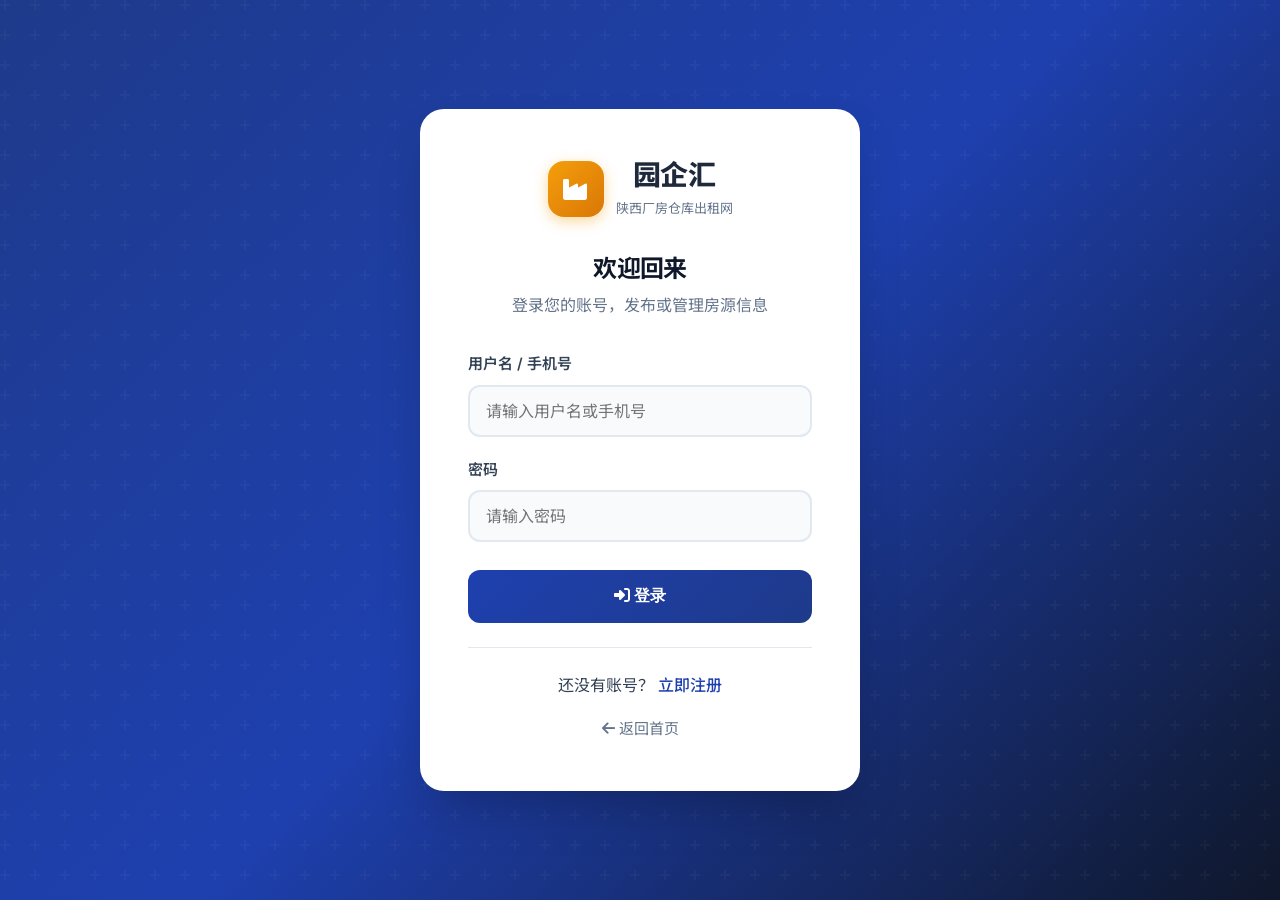
<file: login.html>
<!DOCTYPE html>
<html lang="zh-CN">
<head>
    <meta charset="UTF-8">
    <meta name="viewport" content="width=device-width, initial-scale=1.0">
    <title>登录 - 园企汇陕西厂房出租网</title>
    <meta name="description" content="登录园企汇厂房出租平台，发布房源或求租信息">
    <meta name="robots" content="noindex, nofollow">
    
    <link rel="preconnect" href="https://fonts.googleapis.com">
    <link rel="preconnect" href="https://fonts.gstatic.com" crossorigin>
    <link href="https://fonts.googleapis.com/css2?family=Inter:wght@400;500;600;700;800&family=Noto+Sans+SC:wght@400;500;600;700;800&display=swap" rel="stylesheet">
    <link rel="stylesheet" href="https://cdnjs.cloudflare.com/ajax/libs/font-awesome/6.4.0/css/all.min.css">
    <link rel="stylesheet" href="css/style.css">
    <style>
        .auth-page { min-height: 100vh; display: flex; align-items: center; justify-content: center; background: linear-gradient(135deg, #1e3a8a 0%, #1e40af 50%, #0f172a 100%); padding: 2rem; position: relative; }
        .auth-page::before { content: ''; position: absolute; top: 0; left: 0; right: 0; bottom: 0; background-image: url("data:image/svg+xml,%3Csvg width='60' height='60' viewBox='0 0 60 60' xmlns='http://www.w3.org/2000/svg'%3E%3Cg fill='none' fill-rule='evenodd'%3E%3Cg fill='%23ffffff' fill-opacity='0.03'%3E%3Cpath d='M36 34v-4h-2v4h-4v2h4v4h2v-4h4v-2h-4zm0-30V0h-2v4h-4v2h4v4h2V6h4V4h-4zM6 34v-4H4v4H0v2h4v4h2v-4h4v-2H6zM6 4V0H4v4H0v2h4v4h2V6h4V4H6z'/%3E%3C/g%3E%3C/g%3E%3C/svg%3E"); pointer-events: none; }
        .auth-card { background: white; border-radius: 24px; padding: 3rem; width: 100%; max-width: 440px; box-shadow: 0 25px 50px -12px rgba(0, 0, 0, 0.25); position: relative; z-index: 1; animation: fadeInUp 0.5s ease; }
        @keyframes fadeInUp { from { opacity: 0; transform: translateY(20px); } to { opacity: 1; transform: translateY(0); } }
        .auth-logo { text-align: center; margin-bottom: 2rem; }
        .auth-logo a { display: inline-flex; align-items: center; gap: 0.75rem; text-decoration: none; }
        .auth-logo .logo-icon { width: 56px; height: 56px; background: linear-gradient(135deg, #f59e0b, #d97706); border-radius: 16px; display: flex; align-items: center; justify-content: center; color: white; font-size: 1.5rem; }
        .auth-logo h1 { font-size: 1.75rem; color: #1e293b; margin: 0; }
        .auth-logo span { font-size: 0.8125rem; color: #64748b; }
        .auth-title { text-align: center; margin-bottom: 2rem; }
        .auth-title h2 { font-size: 1.5rem; margin-bottom: 0.5rem; }
        .auth-title p { color: #64748b; margin: 0; }
        .auth-form .form-group { margin-bottom: 1.25rem; }
        .auth-form label { display: block; margin-bottom: 0.5rem; font-weight: 600; color: #334155; font-size: 0.9375rem; }
        .auth-form input { width: 100%; padding: 0.875rem 1rem; border: 2px solid #e2e8f0; border-radius: 12px; font-size: 1rem; outline: none; transition: all 0.3s; background: #f8fafc; }
        .auth-form input:focus { border-color: #1e40af; background: white; box-shadow: 0 0 0 4px rgba(30, 64, 175, 0.1); }
        .btn-auth { width: 100%; background: linear-gradient(135deg, #1e40af, #1e3a8a); color: white; border: none; padding: 1rem; border-radius: 12px; font-size: 1rem; font-weight: 600; cursor: pointer; transition: all 0.3s; margin-top: 0.5rem; }
        .btn-auth:hover { transform: translateY(-2px); box-shadow: 0 10px 20px rgba(30, 64, 175, 0.3); }
        .btn-auth:disabled { opacity: 0.7; cursor: not-allowed; }
        .auth-links { text-align: center; margin-top: 1.5rem; padding-top: 1.5rem; border-top: 1px solid #e2e8f0; }
        .auth-links a { color: #1e40af; font-weight: 500; }
        .auth-back { text-align: center; margin-top: 1rem; }
        .auth-back a { color: #64748b; font-size: 0.9375rem; }
        .error-msg { background: #fee2e2; color: #dc2626; padding: 0.75rem 1rem; border-radius: 8px; margin-bottom: 1rem; font-size: 0.875rem; display: none; }
        .error-msg.show { display: block; }
        .success-msg { background: #d1fae5; color: #065f46; padding: 0.75rem 1rem; border-radius: 8px; margin-bottom: 1rem; font-size: 0.875rem; display: none; }
        .success-msg.show { display: block; }
        .user-info { display: none; text-align: center; padding: 1rem; background: #f0f9ff; border-radius: 12px; margin-bottom: 1.5rem; }
        .user-info.show { display: block; }
    </style>
</head>
<body>
    <div class="auth-page">
        <div class="auth-card">
            <div class="auth-logo">
                <a href="index.html">
                    <div class="logo-icon"><i class="fas fa-industry"></i></div>
                    <div><h1>园企汇</h1><span>陕西厂房仓库出租网</span></div>
                </a>
            </div>
            
            <div class="auth-title">
                <h2>欢迎回来</h2>
                <p>登录您的账号，发布或管理房源信息</p>
            </div>

            <div class="user-info" id="user-info">
                <p>当前已登录为：<span class="username" id="logged-username"></span></p>
            </div>

            <div class="success-msg" id="success-msg"><i class="fas fa-check-circle"></i> <span id="success-text"></span></div>
            <div class="error-msg" id="error-msg"><i class="fas fa-exclamation-circle"></i> <span id="error-text"></span></div>

            <form class="auth-form" id="login-form">
                <div class="form-group">
                    <label>用户名 / 手机号</label>
                    <input type="text" id="login-username" placeholder="请输入用户名或手机号">
                </div>
                <div class="form-group">
                    <label>密码</label>
                    <input type="password" id="login-password" placeholder="请输入密码">
                </div>
                <button type="button" class="btn-auth" id="login-btn" onclick="doLogin()"><i class="fas fa-sign-in-alt"></i> 登录</button>
            </form>

            <div class="auth-links">还没有账号？ <a href="register.html">立即注册</a></div>
            <div class="auth-back"><a href="index.html"><i class="fas fa-arrow-left"></i> 返回首页</a></div>
        </div>
    </div>

    <div class="toast" id="toast" style="position: fixed; top: 20px; right: 20px; z-index: 9999;">
        <span id="toast-icon"><i class="fas fa-check-circle"></i></span>
        <span id="toast-message">操作成功</span>
    </div>

    <script>
        // 简单的本地存储版本，不需要 Supabase
        function showToast(message, type = 'success') {
            alert(message);
            const toast = document.getElementById('toast');
            document.getElementById('toast-message').textContent = message;
            toast.className = `toast show ${type}`;
            document.getElementById('toast-icon').innerHTML = type === 'success' ? '<i class="fas fa-check-circle"></i>' : '<i class="fas fa-times-circle"></i>';
            setTimeout(() => toast.classList.remove('show'), 3000);
        }

        function showError(msg) {
            alert('错误: ' + msg);
            const d = document.getElementById('error-msg');
            document.getElementById('error-text').textContent = msg;
            d.classList.add('show');
            setTimeout(() => d.classList.remove('show'), 5000);
        }

        // 登录
        function doLogin() {
            const username = document.getElementById('login-username').value.trim();
            const password = document.getElementById('login-password').value;
            const btn = document.getElementById('login-btn');
            
            if (!username || !password) {
                showError('请输入用户名和密码');
                return;
            }
            
            btn.disabled = true;
            btn.innerHTML = '<i class="fas fa-spinner fa-spin"></i> 登录中...';

            try {
                // 从本地存储查询用户
                let users = JSON.parse(localStorage.getItem('yqh_users') || '[]');
                
                const user = users.find(u => (u.username === username || u.phone === username));

                if (!user) {
                    showError('用户名或密码错误');
                    btn.disabled = false;
                    btn.innerHTML = '<i class="fas fa-sign-in-alt"></i> 登录';
                    return;
                }
                
                // 验证密码
                if (user.password !== password) {
                    showError('用户名或密码错误');
                    btn.disabled = false;
                    btn.innerHTML = '<i class="fas fa-sign-in-alt"></i> 登录';
                    return;
                }

                // 保存登录状态
                localStorage.setItem('yqh_user', JSON.stringify(user));
                showToast('登录成功！正在跳转...');
                
                setTimeout(() => {
                    window.location.href = user.role === 'admin' ? 'admin.html' : 'index.html';
                }, 1000);

            } catch (err) {
                console.error('登录错误:', err);
                showError('登录失败，请稍后重试');
                btn.disabled = false;
                btn.innerHTML = '<i class="fas fa-sign-in-alt"></i> 登录';
            }
        }

        async function logout() {
            localStorage.removeItem('yqh_user');
            showToast('已退出登录');
            setTimeout(() => window.location.reload(), 1000);
        }
    </script>
</body>
</html>
</file>
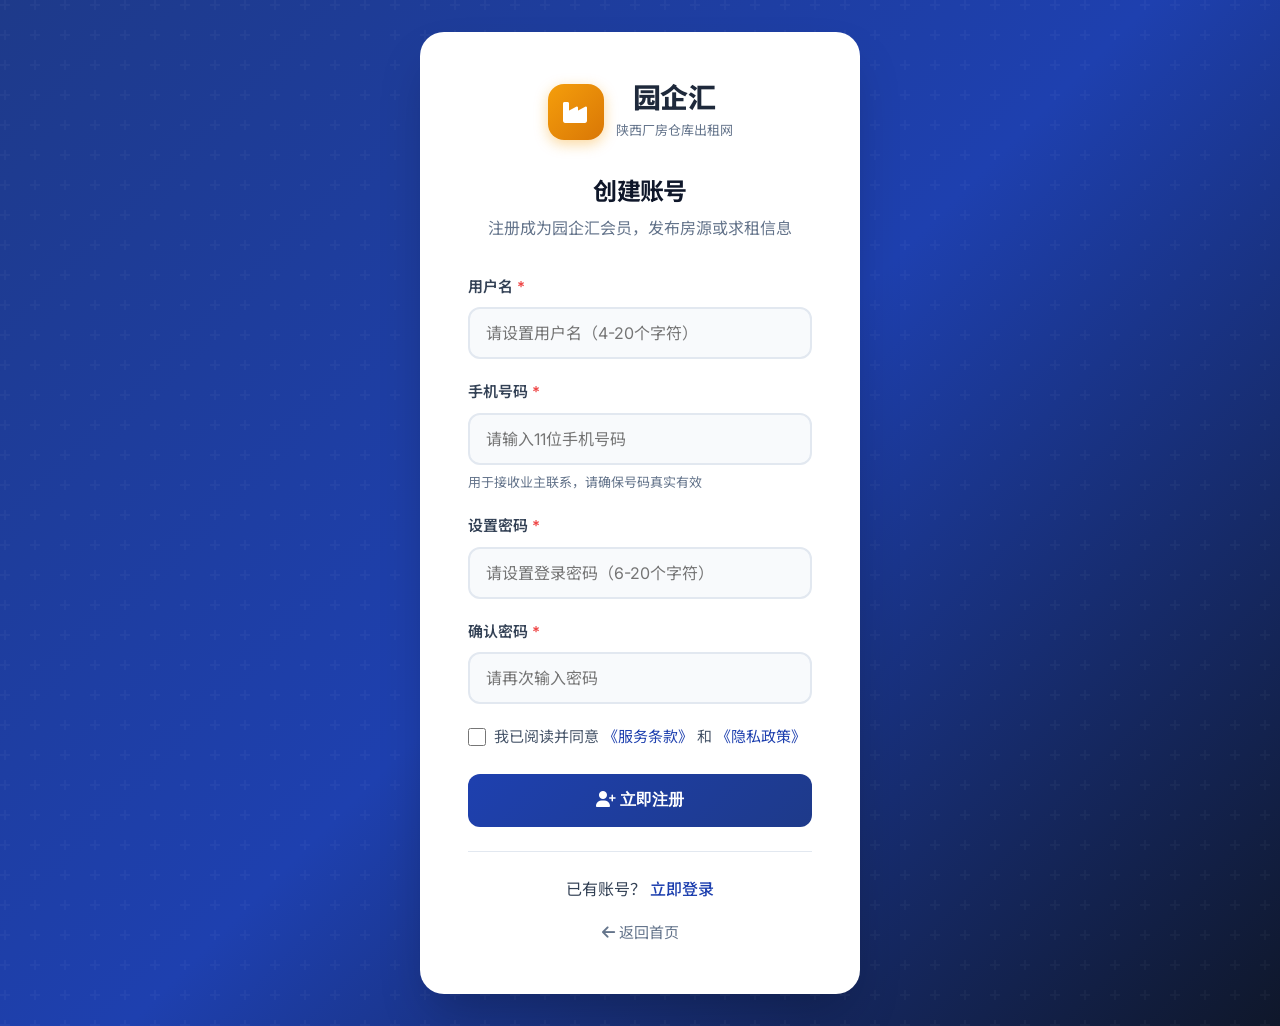
<file: register.html>
<!DOCTYPE html>
<html lang="zh-CN">
<head>
    <meta charset="UTF-8">
    <meta name="viewport" content="width=device-width, initial-scale=1.0">
    <title>注册 - 园企汇陕西厂房出租网</title>
    <meta name="description" content="注册园企汇账号，发布厂房出租或求租信息">
    <meta name="robots" content="noindex, nofollow">
    
    <link rel="preconnect" href="https://fonts.googleapis.com">
    <link rel="preconnect" href="https://fonts.gstatic.com" crossorigin>
    <link href="https://fonts.googleapis.com/css2?family=Inter:wght@400;500;600;700;800&family=Noto+Sans+SC:wght@400;500;600;700;800&display=swap" rel="stylesheet">
    <link rel="stylesheet" href="https://cdnjs.cloudflare.com/ajax/libs/font-awesome/6.4.0/css/all.min.css">
    <link rel="stylesheet" href="css/style.css">
    <style>
        .auth-page { min-height: 100vh; display: flex; align-items: center; justify-content: center; background: linear-gradient(135deg, #1e3a8a 0%, #1e40af 50%, #0f172a 100%); padding: 2rem; position: relative; }
        .auth-page::before { content: ''; position: absolute; top: 0; left: 0; right: 0; bottom: 0; background-image: url("data:image/svg+xml,%3Csvg width='60' height='60' viewBox='0 0 60 60' xmlns='http://www.w3.org/2000/svg'%3E%3Cg fill='none' fill-rule='evenodd'%3E%3Cg fill='%23ffffff' fill-opacity='0.03'%3E%3Cpath d='M36 34v-4h-2v4h-4v2h4v4h2v-4h4v-2h-4zm0-30V0h-2v4h-4v2h4v4h2V6h4V4h-4zM6 34v-4H4v4H0v2h4v4h2v-4h4v-2H6zM6 4V0H4v4H0v2h4v4h2V6h4V4H6z'/%3E%3C/g%3E%3C/g%3E%3C/svg%3E"); pointer-events: none; }
        .auth-card { background: white; border-radius: 24px; padding: 3rem; width: 100%; max-width: 440px; box-shadow: 0 25px 50px -12px rgba(0, 0, 0, 0.25); position: relative; z-index: 1; }
        .auth-logo { text-align: center; margin-bottom: 2rem; }
        .auth-logo a { display: inline-flex; align-items: center; gap: 0.75rem; text-decoration: none; }
        .auth-logo .logo-icon { width: 56px; height: 56px; background: linear-gradient(135deg, #f59e0b, #d97706); border-radius: 16px; display: flex; align-items: center; justify-content: center; color: white; font-size: 1.5rem; }
        .auth-logo h1 { font-size: 1.75rem; color: #1e293b; margin: 0; }
        .auth-logo span { font-size: 0.8125rem; color: #64748b; }
        .auth-title { text-align: center; margin-bottom: 2rem; }
        .auth-title h2 { font-size: 1.5rem; margin-bottom: 0.5rem; }
        .auth-title p { color: #64748b; margin: 0; }
        .auth-form .form-group { margin-bottom: 1.25rem; }
        .auth-form label { display: block; margin-bottom: 0.5rem; font-weight: 600; color: #334155; font-size: 0.9375rem; }
        .auth-form label .required { color: #ef4444; }
        .auth-form input { width: 100%; padding: 0.875rem 1rem; border: 2px solid #e2e8f0; border-radius: 12px; font-size: 1rem; outline: none; transition: all 0.3s; background: #f8fafc; }
        .auth-form input:focus { border-color: #1e40af; background: white; box-shadow: 0 0 0 4px rgba(30, 64, 175, 0.1); }
        .form-hint { font-size: 0.8125rem; color: #64748b; margin-top: 0.375rem; }
        .btn-auth { width: 100%; background: linear-gradient(135deg, #1e40af, #1e3a8a); color: white; border: none; padding: 1rem; border-radius: 12px; font-size: 1rem; font-weight: 600; cursor: pointer; transition: all 0.3s; margin-top: 0.5rem; }
        .btn-auth:hover { transform: translateY(-2px); box-shadow: 0 10px 20px rgba(30, 64, 175, 0.3); }
        .btn-auth:disabled { opacity: 0.7; cursor: not-allowed; }
        .auth-links { text-align: center; margin-top: 1.5rem; padding-top: 1.5rem; border-top: 1px solid #e2e8f0; }
        .auth-links a { color: #1e40af; font-weight: 500; }
        .auth-back { text-align: center; margin-top: 1rem; }
        .auth-back a { color: #64748b; font-size: 0.9375rem; }
        .error-msg { background: #fee2e2; color: #dc2626; padding: 0.75rem 1rem; border-radius: 8px; margin-bottom: 1rem; font-size: 0.875rem; display: none; }
        .error-msg.show { display: block; }
        .success-msg { background: #d1fae5; color: #065f46; padding: 0.75rem 1rem; border-radius: 8px; margin-bottom: 1rem; font-size: 0.875rem; display: none; }
        .success-msg.show { display: block; }
        .checkbox-item { display: flex; align-items: center; gap: 0.5rem; margin-bottom: 1rem; }
        .checkbox-item input { width: 18px; height: 18px; accent-color: #1e40af; }
        .checkbox-item label { margin: 0; font-weight: 400; font-size: 0.9375rem; color: #475569; }
    </style>
</head>
<body>
    <div class="auth-page">
        <div class="auth-card">
            <div class="auth-logo">
                <a href="index.html">
                    <div class="logo-icon"><i class="fas fa-industry"></i></div>
                    <div><h1>园企汇</h1><span>陕西厂房仓库出租网</span></div>
                </a>
            </div>
            
            <div class="auth-title">
                <h2>创建账号</h2>
                <p>注册成为园企汇会员，发布房源或求租信息</p>
            </div>

            <div class="success-msg" id="success-msg"><i class="fas fa-check-circle"></i> <span id="success-text"></span></div>
            <div class="error-msg" id="error-msg"><i class="fas fa-exclamation-circle"></i> <span id="error-text"></span></div>

            <form class="auth-form" id="register-form">
                <div class="form-group">
                    <label>用户名 <span class="required">*</span></label>
                    <input type="text" id="reg-username" placeholder="请设置用户名（4-20个字符）" required minlength="4" maxlength="20">
                </div>
                <div class="form-group">
                    <label>手机号码 <span class="required">*</span></label>
                    <input type="tel" id="reg-phone" placeholder="请输入11位手机号码" required pattern="1[3-9]\d{9}">
                    <p class="form-hint">用于接收业主联系，请确保号码真实有效</p>
                </div>
                <div class="form-group">
                    <label>设置密码 <span class="required">*</span></label>
                    <input type="password" id="reg-password" placeholder="请设置登录密码（6-20个字符）" required minlength="6" maxlength="20">
                </div>
                <div class="form-group">
                    <label>确认密码 <span class="required">*</span></label>
                    <input type="password" id="reg-confirm-password" placeholder="请再次输入密码" required>
                </div>
                <div class="checkbox-item">
                    <input type="checkbox" id="agree-terms" required>
                    <label for="agree-terms">我已阅读并同意 <a href="#">《服务条款》</a> 和 <a href="#">《隐私政策》</a></label>
                </div>
                <button type="button" class="btn-auth" id="submit-btn" onclick="try { doRegister() } catch(e) { alert(e.message) }"><i class="fas fa-user-plus"></i> 立即注册</button>
            </form>

            <div class="auth-links">已有账号？ <a href="login.html">立即登录</a></div>
            <div class="auth-back"><a href="index.html"><i class="fas fa-arrow-left"></i> 返回首页</a></div>
        </div>
    </div>

    <div class="toast" id="toast" style="position: fixed; top: 20px; right: 20px; z-index: 9999;">
        <span id="toast-icon"><i class="fas fa-check-circle"></i></span>
        <span id="toast-message">操作成功</span>
    </div>

    <script>
        // 简单的本地存储版本，不需要 Supabase
        function showToast(message, type = 'success') {
            alert(message);
            const toast = document.getElementById('toast');
            document.getElementById('toast-message').textContent = message;
            toast.className = `toast show ${type}`;
            document.getElementById('toast-icon').innerHTML = type === 'success' ? '<i class="fas fa-check-circle"></i>' : '<i class="fas fa-times-circle"></i>';
            setTimeout(() => toast.classList.remove('show'), 3000);
        }

        function showError(msg) {
            alert('错误: ' + msg);
            const d = document.getElementById('error-msg');
            document.getElementById('error-text').textContent = msg;
            d.classList.add('show');
            setTimeout(() => d.classList.remove('show'), 5000);
        }

        function isValidPhone(phone) { return /^1[3-9]\d{9}$/.test(phone); }

        // 注册
        function doRegister() {
            
            const username = document.getElementById('reg-username').value.trim();
            const phone = document.getElementById('reg-phone').value.trim();
            const password = document.getElementById('reg-password').value;
            const confirmPassword = document.getElementById('reg-confirm-password').value;

            if (!username || username.length < 4) { showError('用户名至少需要4个字符'); return; }
            if (!isValidPhone(phone)) { showError('请输入正确的手机号码'); return; }
            if (!password || password.length < 6) { showError('密码至少需要6个字符'); return; }
            if (password !== confirmPassword) { showError('两次输入的密码不一致'); return; }

            const btn = document.getElementById('submit-btn');
            btn.disabled = true;
            btn.innerHTML = '<i class="fas fa-spinner fa-spin"></i> 注册中...';

            try {
                // 使用本地存储检查用户是否已存在
                let users = JSON.parse(localStorage.getItem('yqh_users') || '[]');
                
                // 检查用户名和手机号是否已存在
                const existingUser = users.find(u => u.username === username || u.phone === phone);
                if (existingUser) {
                    showError('用户名或手机号已被注册');
                    btn.disabled = false;
                    btn.innerHTML = '<i class="fas fa-user-plus"></i> 立即注册';
                    return;
                }

                // 创建新用户
                const newUser = { 
                    id: Date.now(),
                    username: username, 
                    phone: phone, 
                    password: password,
                    role: 'user',
                    created_at: new Date().toISOString()
                };
                
                // 保存到本地存储
                users.push(newUser);
                localStorage.setItem('yqh_users', JSON.stringify(users));

                // 自动登录
                localStorage.setItem('yqh_user', JSON.stringify(newUser));
                showToast('注册成功！正在跳转...');
                setTimeout(() => window.location.href = 'index.html', 1500);

            } catch (err) {
                console.error('注册错误:', err);
                alert('注册失败: ' + err.message);
                showError('注册失败，请稍后重试');
                btn.disabled = false;
                btn.innerHTML = '<i class="fas fa-user-plus"></i> 立即注册';
            }
        }
    </script>
</body>
</html>
</file>
<file: css/style.css>
/* ========================================
   园企汇 - 陕西厂房出租平台 v3.0
   美化升级版样式文件
   ======================================== */

/* ====== 1. CSS Variables ====== */
:root {
    /* Primary Colors - Deep Industrial Blue */
    --primary: #1e40af;
    --primary-dark: #1e3a8a;
    --primary-light: #3b82f6;
    --primary-50: #eff6ff;
    --primary-100: #dbeafe;
    
    /* Accent Colors */
    --accent: #f59e0b;
    --accent-dark: #d97706;
    --accent-50: #fffbeb;
    
    /* Semantic Colors */
    --success: #10b981;
    --success-light: #d1fae5;
    --warning: #f59e0b;
    --warning-light: #fef3c7;
    --danger: #ef4444;
    --danger-light: #fee2e2;
    --info: #0ea5e9;
    --info-light: #e0f2fe;
    
    /* Neutral Colors - Modern Slate */
    --gray-50: #f8fafc;
    --gray-100: #f1f5f9;
    --gray-200: #e2e8f0;
    --gray-300: #cbd5e1;
    --gray-400: #94a3b8;
    --gray-500: #64748b;
    --gray-600: #475569;
    --gray-700: #334155;
    --gray-800: #1e293b;
    --gray-900: #0f172a;
    
    /* Background */
    --bg-primary: #f8fafc;
    --bg-secondary: #ffffff;
    --bg-gradient: linear-gradient(135deg, #1e40af 0%, #1e3a8a 50%, #0f172a 100%);
    
    /* Shadows */
    --shadow-sm: 0 1px 2px 0 rgba(0, 0, 0, 0.05);
    --shadow: 0 1px 3px 0 rgba(0, 0, 0, 0.1), 0 1px 2px -1px rgba(0, 0, 0, 0.1);
    --shadow-md: 0 4px 6px -1px rgba(0, 0, 0, 0.1), 0 2px 4px -2px rgba(0, 0, 0, 0.1);
    --shadow-lg: 0 10px 15px -3px rgba(0, 0, 0, 0.1), 0 4px 6px -4px rgba(0, 0, 0, 0.1);
    --shadow-xl: 0 20px 25px -5px rgba(0, 0, 0, 0.1), 0 8px 10px -6px rgba(0, 0, 0, 0.1);
    --shadow-2xl: 0 25px 50px -12px rgba(0, 0, 0, 0.25);
    
    /* Border Radius */
    --radius-sm: 0.375rem;
    --radius: 0.5rem;
    --radius-lg: 0.75rem;
    --radius-xl: 1rem;
    --radius-2xl: 1.5rem;
    --radius-full: 9999px;
    
    /* Transitions */
    --transition: all 0.3s cubic-bezier(0.4, 0, 0.2, 1);
    --transition-fast: all 0.15s ease;
    --transition-slow: all 0.5s cubic-bezier(0.4, 0, 0.2, 1);
}

/* ====== 2. Base Reset ====== */
*, *::before, *::after {
    margin: 0;
    padding: 0;
    box-sizing: border-box;
}

html {
    scroll-behavior: smooth;
    font-size: 16px;
}

body {
    font-family: 'Inter', 'Noto Sans SC', 'Microsoft YaHei', 'PingFang SC', -apple-system, BlinkMacSystemFont, 'Segoe UI', sans-serif;
    font-size: 1rem;
    line-height: 1.7;
    color: var(--gray-700);
    background-color: var(--bg-primary);
    -webkit-font-smoothing: antialiased;
    -moz-osx-font-smoothing: grayscale;
    overflow-x: hidden;
}

/* ====== 3. Typography ====== */
h1, h2, h3, h4, h5, h6 {
    font-weight: 700;
    line-height: 1.3;
    color: var(--gray-900);
    letter-spacing: -0.025em;
}

h1 {
    font-size: 2.5rem;
    font-weight: 800;
}

h2 {
    font-size: 2rem;
}

h3 {
    font-size: 1.5rem;
}

h4 {
    font-size: 1.25rem;
}

h5 {
    font-size: 1.125rem;
}

h6 {
    font-size: 1rem;
}

p {
    margin-bottom: 1rem;
}

a {
    color: var(--primary);
    text-decoration: none;
    transition: var(--transition-fast);
}

a:hover {
    color: var(--primary-dark);
}

/* ====== 4. Layout ====== */
.container {
    max-width: 1200px;
    margin: 0 auto;
    padding: 0 1.5rem;
}

.section {
    padding: 5rem 0;
}

.section-sm {
    padding: 3rem 0;
}

/* ====== 5. Header Styles ====== */
.header {
    position: relative;
    top: 0;
    left: 0;
    right: 0;
    z-index: 1000;
    background: rgba(255, 255, 255, 0.95);
    backdrop-filter: blur(20px);
    -webkit-backdrop-filter: blur(20px);
    box-shadow: var(--shadow-sm);
    transition: var(--transition);
}

.header.scrolled {
    box-shadow: var(--shadow-lg);
}

.header-top {
    background: linear-gradient(135deg, var(--primary) 0%, var(--primary-dark) 100%);
    padding: 0.25rem 0;
    font-size: 0.75rem;
    color: white;
}

.header-top i {
    color: white;
}

.header-main {
    padding: 0.25rem 0;
    transition: var(--transition);
}

.header.scrolled .header-main {
    padding: 0.75rem 0;
}

.header-content {
    display: flex;
    align-items: center;
    justify-content: space-between;
}

.logo {
    display: flex;
    align-items: center;
    gap: 0.75rem;
    text-decoration: none;
}

.header-right {
    display: flex;
    align-items: center;
    gap: 1rem;
}

.header-phone {
    display: flex;
    align-items: center;
    gap: 0.5rem;
    color: white;
    text-decoration: none;
    font-weight: 500;
}

@media (max-width: 768px) {
    .header-phone {
        display: none;
    }
    
    .mobile-menu-btn {
        display: flex !important;
    }
}

.logo-icon {
    width: 28px;
    height: 28px;
    background: linear-gradient(135deg, var(--accent) 0%, var(--accent-dark) 100%);
    border-radius: var(--radius-lg);
    display: flex;
    align-items: center;
    justify-content: center;
    color: white;
    font-size: 1.25rem;
    box-shadow: 0 4px 14px rgba(245, 158, 11, 0.4);
    transition: var(--transition);
}

.logo:hover .logo-icon {
    transform: rotate(-5deg) scale(1.05);
}

.logo-text h1 {
    font-size: 1rem;
    color: var(--gray-900);
    margin: 0;
    line-height: 1.2;
}

.logo-text span {
    font-size: 0.625rem;
    color: var(--gray-500);
    letter-spacing: 0.05em;
}

.nav-menu {
    display: flex;
    align-items: center;
    gap: 0.5rem;
    flex-wrap: nowrap;
    white-space: nowrap;
    overflow-x: auto;
}

.nav-menu a {
    display: flex;
    align-items: center;
    gap: 0.5rem;
    padding: 0.625rem 1.25rem;
    color: var(--gray-600);
    font-weight: 500;
    font-size: 0.9375rem;
    border-radius: var(--radius-full);
    transition: var(--transition);
    position: relative;
    overflow: hidden;
    white-space: nowrap;
}

.nav-menu a::before {
    content: '';
    position: absolute;
    bottom: 0;
    left: 50%;
    width: 0;
    height: 2px;
    background: var(--primary);
    transition: var(--transition);
    transform: translateX(-50%);
}

.nav-menu a:hover,
.nav-menu a.active {
    color: var(--primary);
    background: var(--primary-50);
}

.nav-menu a:hover::before,
.nav-menu a.active::before {
    width: 60%;
}

.hotline-btn {
    display: flex;
    align-items: center;
    gap: 0.5rem;
    background: linear-gradient(135deg, #ef4444 0%, #b91c1c 100%);
    color: white;
    padding: 0.75rem 1.5rem;
    border-radius: var(--radius-full);
    font-weight: 600;
    font-size: 0.9375rem;
    box-shadow: 0 4px 14px rgba(239, 68, 68, 0.4);
    animation: pulse-red 2s infinite;
    transition: var(--transition);
}

.hotline-btn:hover {
    transform: translateY(-2px);
    box-shadow: 0 6px 20px rgba(239, 68, 68, 0.5);
    color: white;
}

@keyframes pulse-red {
    0%, 100% { box-shadow: 0 0 0 0 rgba(239, 68, 68, 0.4); }
    50% { box-shadow: 0 0 0 12px rgba(239, 68, 68, 0); }
}

/* User dropdown menu */
.user-dropdown {
    position: relative;
    display: inline-block;
}

.user-dropdown-btn {
    display: flex;
    align-items: center;
    gap: 0.5rem;
    padding: 0.625rem 1.25rem;
    color: var(--gray-600);
    font-weight: 500;
    font-size: 0.9375rem;
    border-radius: var(--radius-full);
    transition: var(--transition);
    cursor: pointer;
    border: none;
    background: none;
}

.user-dropdown-btn:hover {
    color: var(--primary);
    background: var(--primary-50);
}

.user-dropdown-btn i {
    margin-right: 0.25rem;
}

.user-dropdown-content {
    display: none;
    position: absolute;
    right: 0;
    top: 100%;
    background: white;
    min-width: 180px;
    box-shadow: 0 10px 40px rgba(0,0,0,0.15);
    border-radius: var(--radius-lg);
    z-index: 1000;
    margin-top: 0.5rem;
    overflow: hidden;
}

.user-dropdown:hover .user-dropdown-content,
.user-dropdown:focus-within .user-dropdown-content,
.user-dropdown.active .user-dropdown-content {
    display: block;
}

.user-dropdown-content a {
    display: flex;
    align-items: center;
    gap: 0.75rem;
    padding: 0.875rem 1.25rem;
    color: var(--gray-700);
    font-size: 0.9375rem;
    transition: var(--transition);
    text-decoration: none;
}

.user-dropdown-content a:hover {
    background: var(--gray-50);
    color: var(--primary);
}

.user-dropdown-content a i {
    width: 1.25rem;
    text-align: center;
    color: var(--gray-500);
}

.user-dropdown-content a:hover i {
    color: var(--primary);
}

.user-dropdown-divider {
    height: 1px;
    background: var(--gray-200);
    margin: 0.25rem 0;
}

/* ====== 6. Mobile Menu ====== */
.mobile-menu-btn {
    display: none;
    background: none;
    border: none;
    color: #fff;
    font-size: 1.5rem;
    cursor: pointer;
    padding: 0.5rem;
    width: 44px;
    height: 44px;
    align-items: center;
    justify-content: center;
    border-radius: 8px;
    background: rgba(255,255,255,0.2);
}

.mobile-menu-btn:active {
    background: rgba(255,255,255,0.3);
}

.mobile-nav {
    position: fixed;
    top: 0;
    left: -320px;
    width: 320px;
    height: 100vh;
    background: white;
    z-index: 1001;
    transition: left 0.4s cubic-bezier(0.4, 0, 0.2, 1);
    box-shadow: var(--shadow-2xl);
    overflow-y: auto;
}

.mobile-nav.active {
    left: 0;
}

.mobile-nav-header {
    background: linear-gradient(135deg, var(--primary) 0%, var(--primary-dark) 100%);
    padding: 1.5rem;
    color: white;
    display: flex;
    justify-content: space-between;
    align-items: center;
}

.mobile-nav-header h3 {
    color: white;
    margin: 0;
    font-size: 1.25rem;
}

.mobile-nav-close {
    background: rgba(255,255,255,0.2);
    border: none;
    color: white;
    width: 36px;
    height: 36px;
    border-radius: 50%;
    cursor: pointer;
    font-size: 1.25rem;
    transition: var(--transition-fast);
}

.mobile-nav-close:hover {
    background: rgba(255,255,255,0.3);
}

.mobile-nav ul {
    list-style: none;
    padding: 1rem;
}

.mobile-nav li {
    margin-bottom: 0.25rem;
}

.mobile-nav a {
    display: flex;
    align-items: center;
    gap: 0.75rem;
    padding: 0.875rem 1rem;
    color: var(--gray-700);
    font-weight: 500;
    border-radius: var(--radius-lg);
    transition: var(--transition);
}

.mobile-nav a i {
    width: 20px;
    color: var(--gray-400);
    text-align: center;
}

.mobile-nav a:hover {
    background: var(--primary-50);
    color: var(--primary);
}

.mobile-nav a:hover i {
    color: var(--primary);
}

.mobile-nav-overlay {
    display: none;
    position: fixed;
    top: 0;
    left: 0;
    width: 100%;
    height: 100%;
    background: rgba(0,0,0,0.5);
    z-index: 1000;
    opacity: 0;
    transition: opacity 0.3s ease;
}

.mobile-nav-overlay.active {
    display: block;
    opacity: 1;
}

/* ====== 7. Hero Section ====== */
.hero {
    padding: 2.5rem 0 2rem;
    background: var(--bg-gradient);
    position: relative;
    overflow: hidden;
}

.hero::before {
    content: '';
    position: absolute;
    top: 0;
    left: 0;
    right: 0;
    bottom: 0;
    background-image: 
        radial-gradient(circle at 20% 80%, rgba(59, 130, 246, 0.25) 0%, transparent 50%),
        radial-gradient(circle at 80% 20%, rgba(59, 130, 246, 0.2) 0%, transparent 40%),
        url("data:image/svg+xml,%3Csvg width='60' height='60' viewBox='0 0 60 60' xmlns='http://www.w3.org/2000/svg'%3E%3Cg fill='none' fill-rule='evenodd'%3E%3Cg fill='%23ffffff' fill-opacity='0.03'%3E%3Cpath d='M36 34v-4h-2v4h-4v2h4v4h2v-4h4v-2h-4zm0-30V0h-2v4h-4v2h4v4h2V6h4V4h-4zM6 34v-4H4v4H0v2h4v4h2v-4h4v-2H6zM6 4V0H4v4H0v2h4v4h2V6h4V4H6z'/%3E%3C/g%3E%3C/g%3E%3C/svg%3E");
    pointer-events: none;
}

.hero-content {
    position: relative;
    z-index: 1;
    text-align: center;
    color: white;
    animation: fadeInUp 0.8s ease;
}

@keyframes fadeInUp {
    from {
        opacity: 0;
        transform: translateY(30px);
    }
    to {
        opacity: 1;
        transform: translateY(0);
    }
}

.hero h2 {
    font-size: 1.75rem;
    color: white;
    margin-bottom: 0.5rem;
    text-shadow: 0 2px 4px rgba(0,0,0,0.1);
}

.hero p {
    font-size: 0.9375rem;
    color: rgba(255,255,255,0.85);
    margin-bottom: 1rem;
}

.hero p:last-of-type {
    margin-bottom: 0;
}

/* Search Box */
.search-box {
    background: white;
    border-radius: var(--radius-xl);
    padding: 1rem;
    box-shadow: var(--shadow-2xl);
    max-width: 1000px;
    margin: 0 auto;
    animation: fadeInUp 0.8s ease 0.2s both;
}

.search-form {
    display: grid;
    grid-template-columns: repeat(4, 1fr);
    gap: 1rem;
}

.search-form select,
.search-form input {
    padding: 0.875rem 1.25rem;
    border: 2px solid var(--gray-200);
    border-radius: var(--radius-lg);
    font-size: 0.9375rem;
    outline: none;
    transition: var(--transition);
    background: var(--gray-50);
}

.search-form select:hover,
.search-form input:hover {
    border-color: var(--gray-300);
}

.search-form select:focus,
.search-form input:focus {
    border-color: var(--primary);
    background: white;
    box-shadow: 0 0 0 4px var(--primary-100);
}

.search-form button {
    background: linear-gradient(135deg, var(--primary) 0%, var(--primary-dark) 100%);
    color: white;
    border: none;
    padding: 0.875rem 1.75rem;
    border-radius: var(--radius-lg);
    font-weight: 600;
    font-size: 1rem;
    cursor: pointer;
    transition: var(--transition);
    box-shadow: 0 4px 14px rgba(30, 64, 175, 0.4);
    display: flex;
    align-items: center;
    justify-content: center;
    gap: 0.5rem;
}

.search-form button:hover {
    transform: translateY(-2px);
    box-shadow: 0 6px 20px rgba(30, 64, 175, 0.5);
}

/* Stats */
.stats {
    display: grid;
    grid-template-columns: repeat(4, 1fr);
    gap: 0.75rem;
    margin-top: 1rem;
}

.stat-item {
    text-align: center;
    padding: 0.625rem;
    background: rgba(255,255,255,0.1);
    border-radius: var(--radius-lg);
    backdrop-filter: blur(10px);
    border: 1px solid rgba(255,255,255,0.2);
    transition: var(--transition);
    animation: fadeInUp 0.8s ease 0.4s both;
}

.stat-item:nth-child(1) { animation-delay: 0.1s; }
.stat-item:nth-child(2) { animation-delay: 0.2s; }
.stat-item:nth-child(3) { animation-delay: 0.3s; }
.stat-item:nth-child(4) { animation-delay: 0.4s; }

.stat-item:hover {
    background: rgba(255,255,255,0.15);
    transform: translateY(-2px);
}

.stat-item h3 {
    font-size: 1.25rem;
    color: white;
    margin-bottom: 0;
    font-weight: 700;
}

.stat-item p {
    color: rgba(255,255,255,0.8);
    margin: 0;
    font-size: 0.75rem;
    font-weight: 500;
}

/* ====== 8. Page Title ====== */
.page-title {
    background: linear-gradient(135deg, var(--primary) 0%, var(--primary-dark) 100%);
    padding: 2rem 0 1.5rem;
    color: white;
    text-align: center;
    position: relative;
    margin-top: 0;
}

.page-title::after {
    content: '';
    position: absolute;
    bottom: 0;
    left: 0;
    right: 0;
    height: 30px;
    background: var(--bg-primary);
    clip-path: ellipse(60% 100% at 50% 100%);
}

.page-title h2 {
    color: white;
    margin-bottom: 0.5rem;
}

.page-title p {
    color: rgba(255,255,255,0.8);
    margin: 0;
}

/* ====== 9. Filter Section ====== */
.filter-section {
    background: white;
    padding: 1.5rem 0;
    box-shadow: var(--shadow-md);
    position: sticky;
    top: 70px;
    z-index: 100;
}

.filter-bar {
    display: flex;
    flex-wrap: wrap;
    gap: 1rem;
    align-items: center;
}

.filter-group {
    display: flex;
    align-items: center;
    gap: 0.5rem;
}

.filter-group label {
    font-weight: 500;
    color: var(--gray-600);
    white-space: nowrap;
    font-size: 0.9375rem;
}

.filter-group select {
    padding: 0.625rem 2rem 0.625rem 1rem;
    border: 2px solid var(--gray-200);
    border-radius: var(--radius-lg);
    font-size: 0.9375rem;
    outline: none;
    transition: var(--transition);
    background: white url("data:image/svg+xml,%3Csvg xmlns='http://www.w3.org/2000/svg' fill='none' viewBox='0 0 24 24' stroke='%2364748b'%3E%3Cpath stroke-linecap='round' stroke-linejoin='round' stroke-width='2' d='M19 9l-7 7-7-7'%3E%3C/path%3E%3C/svg%3E") no-repeat right 0.75rem center/1rem;
    appearance: none;
    cursor: pointer;
}

.filter-group select:hover {
    border-color: var(--gray-300);
}

.filter-group select:focus {
    border-color: var(--primary);
    box-shadow: 0 0 0 4px var(--primary-100);
}

.region-tabs {
    display: flex;
    flex-wrap: wrap;
    gap: 0.5rem;
}

.region-tab {
    padding: 0.5rem 1rem;
    border: 2px solid var(--gray-200);
    border-radius: var(--radius-full);
    background: white;
    cursor: pointer;
    transition: var(--transition);
    font-size: 0.875rem;
    font-weight: 500;
    color: var(--gray-600);
}

.region-tab:hover {
    border-color: var(--primary);
    color: var(--primary);
    background: var(--primary-50);
}

.region-tab.active {
    background: var(--primary);
    border-color: var(--primary);
    color: white;
}

/* ====== 10. Listings Grid ====== */
.listings-section {
    padding: 4rem 0;
}

.section-header {
    display: flex;
    justify-content: space-between;
    align-items: center;
    margin-bottom: 2rem;
    flex-wrap: wrap;
    gap: 1rem;
}

.section-title {
    display: flex;
    align-items: center;
    gap: 0.75rem;
}

.section-title i {
    color: var(--primary);
    font-size: 1.5rem;
}

.section-title h2 {
    margin: 0;
}

.section-title p {
    margin: 0;
    color: var(--gray-500);
    font-size: 0.9375rem;
}

.listings-grid {
    display: grid;
    grid-template-columns: repeat(3, 1fr);
    gap: 2rem;
}

/* Listing Card - Enhanced */
.listing-card {
    background: white;
    border-radius: var(--radius-2xl);
    overflow: hidden;
    box-shadow: var(--shadow-md);
    transition: var(--transition);
    border: 1px solid var(--gray-100);
    position: relative;
}

.listing-card::before {
    content: '';
    position: absolute;
    top: 0;
    left: 0;
    right: 0;
    height: 4px;
    background: linear-gradient(90deg, var(--primary), var(--accent));
    opacity: 0;
    transition: var(--transition);
}

.listing-card:hover {
    transform: translateY(-8px);
    box-shadow: var(--shadow-2xl);
    border-color: transparent;
}

.listing-card:hover::before {
    opacity: 1;
}

.listing-image {
    position: relative;
    height: 220px;
    overflow: hidden;
}

.listing-image img {
    width: 100%;
    height: 100%;
    object-fit: cover;
    transition: transform 0.6s cubic-bezier(0.4, 0, 0.2, 1);
}

.listing-card:hover .listing-image img {
    transform: scale(1.1);
}

.listing-tags {
    position: absolute;
    top: 1rem;
    left: 1rem;
    display: flex;
    flex-wrap: wrap;
    gap: 0.375rem;
}

.listing-tag {
    padding: 0.25rem 0.625rem;
    border-radius: var(--radius-sm);
    font-size: 0.6875rem;
    font-weight: 600;
    text-transform: uppercase;
    letter-spacing: 0.05em;
}

.listing-tag.urgent {
    background: linear-gradient(135deg, #ef4444, #dc2626);
    color: white;
    animation: pulse 2s infinite;
}

@keyframes pulse {
    0%, 100% { opacity: 1; }
    50% { opacity: 0.8; }
}

.listing-tag.divisible {
    background: linear-gradient(135deg, #10b981, #059669);
    color: white;
}

.listing-tag.fire-safety {
    background: linear-gradient(135deg, #8b5cf6, #7c3aed);
    color: white;
}

.listing-tag.eia {
    background: linear-gradient(135deg, #0ea5e9, #0284c7);
    color: white;
}

.listing-region {
    position: absolute;
    top: 1rem;
    right: 1rem;
    background: var(--accent);
    color: white;
    padding: 0.375rem 0.875rem;
    border-radius: var(--radius-full);
    font-size: 0.75rem;
    font-weight: 600;
    box-shadow: var(--shadow-md);
}

.listing-content {
    padding: 1.5rem;
}

.listing-content h3 {
    font-size: 1.0625rem;
    margin-bottom: 0.75rem;
    line-height: 1.5;
    height: 3rem;
    overflow: hidden;
    display: -webkit-box;
    -webkit-line-clamp: 2;
    -webkit-box-orient: vertical;
}

.listing-content h3 a {
    color: var(--gray-800);
    transition: var(--transition-fast);
}

.listing-content h3 a:hover {
    color: var(--primary);
}

.listing-meta {
    display: flex;
    flex-wrap: wrap;
    gap: 0.5rem;
    margin-bottom: 1rem;
}

.listing-meta span {
    display: flex;
    align-items: center;
    gap: 0.375rem;
    background: var(--gray-100);
    padding: 0.375rem 0.625rem;
    border-radius: var(--radius);
    font-size: 0.8125rem;
    color: var(--gray-600);
}

.listing-meta span i {
    color: var(--gray-400);
    font-size: 0.75rem;
}

.listing-footer {
    display: flex;
    justify-content: space-between;
    align-items: center;
    padding-top: 1rem;
    border-top: 1px solid var(--gray-100);
}

.listing-price {
    font-size: 1.5rem;
    font-weight: 800;
    color: var(--accent);
}

.listing-price span {
    font-size: 0.8125rem;
    color: var(--gray-400);
    font-weight: 400;
}

.listing-actions {
    display: flex;
    gap: 0.5rem;
}

.btn-call {
    background: linear-gradient(135deg, #10b981, #059669);
    color: white;
    padding: 0.5rem 1rem;
    border-radius: var(--radius-lg);
    font-size: 0.8125rem;
    font-weight: 600;
    display: flex;
    align-items: center;
    gap: 0.375rem;
    transition: var(--transition);
    box-shadow: 0 2px 8px rgba(16, 185, 129, 0.3);
}

.btn-call:hover {
    background: linear-gradient(135deg, #059669, #047857);
    color: white;
    transform: translateY(-1px);
}

.btn-favorite {
    background: white;
    border: 2px solid var(--gray-200);
    padding: 0.5rem 0.625rem;
    border-radius: var(--radius-lg);
    cursor: pointer;
    transition: var(--transition);
    color: var(--gray-400);
}

.btn-favorite:hover,
.btn-favorite.active {
    border-color: #ef4444;
    color: #ef4444;
    background: #fef2f2;
}

.btn-favorite.active {
    background: #ef4444;
    color: white;
}

/* ====== 11. Empty State ====== */
.empty-state {
    text-align: center;
    padding: 4rem 2rem;
    color: var(--gray-400);
}

.empty-state i {
    font-size: 4rem;
    margin-bottom: 1rem;
    color: var(--gray-200);
}

.empty-state h4 {
    color: var(--gray-500);
    margin-bottom: 0.5rem;
    font-size: 1.125rem;
}

.empty-state p {
    margin: 0;
    font-size: 0.9375rem;
}

/* ====== 12. Detail Page ====== */
.detail-section {
    padding: 3rem 0;
}

.detail-grid {
    display: grid;
    grid-template-columns: 1fr 380px;
    gap: 2rem;
    align-items: start;
}

.detail-main {
    background: white;
    border-radius: var(--radius-2xl);
    padding: 2rem;
    box-shadow: var(--shadow-lg);
}

.detail-image {
    position: relative;
    border-radius: var(--radius-xl);
    overflow: hidden;
    margin-bottom: 1.5rem;
}

.detail-image img {
    width: 100%;
    height: 450px;
    object-fit: cover;
}

.detail-thumbnails {
    display: flex;
    gap: 0.75rem;
    margin-top: 1rem;
}

.detail-thumbnails img {
    width: 90px;
    height: 70px;
    object-fit: cover;
    border-radius: var(--radius-lg);
    cursor: pointer;
    opacity: 0.5;
    border: 2px solid transparent;
    transition: var(--transition);
}

.detail-thumbnails img:hover,
.detail-thumbnails img.active {
    opacity: 1;
    border-color: var(--primary);
}

.detail-title {
    font-size: 1.75rem;
    margin-bottom: 1.5rem;
    line-height: 1.4;
}

.detail-info {
    display: grid;
    grid-template-columns: repeat(3, 1fr);
    gap: 1.5rem;
    padding: 1.5rem;
    background: var(--gray-50);
    border-radius: var(--radius-xl);
    margin-bottom: 1.5rem;
}

.info-item {
    text-align: center;
    padding: 1rem;
    background: white;
    border-radius: var(--radius-lg);
    box-shadow: var(--shadow-sm);
}

.info-item label {
    display: block;
    color: var(--gray-500);
    font-size: 0.8125rem;
    margin-bottom: 0.375rem;
    font-weight: 500;
}

.info-item span {
    font-size: 1.25rem;
    font-weight: 700;
    color: var(--gray-800);
}

.info-item span.price {
    color: var(--accent);
}

.detail-tags {
    display: flex;
    flex-wrap: wrap;
    gap: 0.5rem;
    margin-bottom: 2rem;
}

.detail-description {
    margin-bottom: 2rem;
}

.detail-description h3 {
    margin-bottom: 1rem;
    padding-bottom: 0.75rem;
    border-bottom: 2px solid var(--gray-100);
}

.detail-description p {
    color: var(--gray-600);
    line-height: 1.8;
    font-size: 0.9375rem;
}

/* Detail Sidebar */
.detail-sidebar {
    display: flex;
    flex-direction: column;
    gap: 1.5rem;
    position: sticky;
    top: 100px;
}

.detail-card {
    background: white;
    border-radius: var(--radius-2xl);
    padding: 1.75rem;
    box-shadow: var(--shadow-lg);
}

.detail-card h4 {
    margin-bottom: 1.25rem;
    padding-bottom: 1rem;
    border-bottom: 2px solid var(--gray-100);
    font-size: 1.125rem;
}

.contact-info {
    text-align: center;
}

.contact-phone {
    font-size: 2rem;
    font-weight: 800;
    color: var(--primary);
    margin-bottom: 1.25rem;
}

.btn-contact {
    width: 100%;
    background: linear-gradient(135deg, #10b981, #059669);
    color: white;
    border: none;
    padding: 1rem;
    border-radius: var(--radius-lg);
    font-size: 1rem;
    font-weight: 600;
    cursor: pointer;
    margin-bottom: 0.75rem;
    transition: var(--transition);
    display: flex;
    align-items: center;
    justify-content: center;
    gap: 0.5rem;
    box-shadow: 0 4px 14px rgba(16, 185, 129, 0.4);
}

.btn-contact:hover {
    transform: translateY(-2px);
    box-shadow: 0 6px 20px rgba(16, 185, 129, 0.5);
}

.btn-favorite-detail {
    width: 100%;
    background: white;
    color: var(--gray-600);
    border: 2px solid var(--gray-200);
    padding: 0.875rem;
    border-radius: var(--radius-lg);
    font-size: 0.9375rem;
    font-weight: 500;
    cursor: pointer;
    transition: var(--transition);
    display: flex;
    align-items: center;
    justify-content: center;
    gap: 0.5rem;
}

.btn-favorite-detail:hover,
.btn-favorite-detail.active {
    border-color: #ef4444;
    color: #ef4444;
    background: #fef2f2;
}

.btn-nav {
    width: 100%;
    background: var(--primary);
    color: white;
    border: none;
    padding: 0.875rem;
    border-radius: var(--radius-lg);
    font-size: 0.9375rem;
    font-weight: 500;
    cursor: pointer;
    display: flex;
    align-items: center;
    justify-content: center;
    gap: 0.5rem;
    transition: var(--transition);
}

.btn-nav:hover {
    background: var(--primary-dark);
    color: white;
}

/* Map */
.map-container {
    height: 180px;
    background: var(--gray-100);
    border-radius: var(--radius-lg);
    display: flex;
    align-items: center;
    justify-content: center;
    margin-bottom: 1rem;
    overflow: hidden;
}

.map-placeholder {
    text-align: center;
    color: var(--gray-400);
}

.map-placeholder i {
    font-size: 2.5rem;
    margin-bottom: 0.5rem;
    display: block;
}

/* ====== 13. Publish Form ====== */
.publish-section {
    padding: 3rem 0;
}

.publish-form {
    background: white;
    border-radius: var(--radius-2xl);
    padding: 2.5rem;
    box-shadow: var(--shadow-xl);
    max-width: 800px;
    margin: 0 auto;
}

.form-title {
    text-align: center;
    margin-bottom: 2rem;
}

.form-title h2 {
    margin-bottom: 0.5rem;
}

.form-title p {
    color: var(--gray-500);
    margin: 0;
}

.compliance-notice {
    background: linear-gradient(135deg, #fef3c7, #fde68a);
    border: 1px solid #f59e0b;
    border-radius: var(--radius-xl);
    padding: 1.25rem 1.5rem;
    margin-bottom: 2rem;
    display: flex;
    align-items: flex-start;
    gap: 1rem;
}

.compliance-notice i {
    color: #b45309;
    font-size: 1.25rem;
    margin-top: 0.125rem;
}

.compliance-notice p {
    color: #92400e;
    font-size: 0.9375rem;
    line-height: 1.6;
    margin: 0;
}

.compliance-notice strong {
    display: block;
    margin-bottom: 0.25rem;
}

.form-grid {
    display: grid;
    grid-template-columns: repeat(2, 1fr);
    gap: 1.25rem;
}

.form-group {
    margin-bottom: 0;
}

.form-group.full-width {
    grid-column: 1 / -1;
}

.form-group label {
    display: block;
    margin-bottom: 0.5rem;
    font-weight: 600;
    color: var(--gray-700);
    font-size: 0.9375rem;
}

.form-group label .required {
    color: #ef4444;
}

.form-group input,
.form-group select,
.form-group textarea {
    width: 100%;
    padding: 0.875rem 1rem;
    border: 2px solid var(--gray-200);
    border-radius: var(--radius-lg);
    font-size: 0.9375rem;
    outline: none;
    transition: var(--transition);
    font-family: inherit;
    background: var(--gray-50);
}

.form-group input:hover,
.form-group select:hover,
.form-group textarea:hover {
    border-color: var(--gray-300);
}

.form-group input:focus,
.form-group select:focus,
.form-group textarea:focus {
    border-color: var(--primary);
    background: white;
    box-shadow: 0 0 0 4px var(--primary-100);
}

.form-group textarea {
    resize: vertical;
    min-height: 120px;
}

/* Image Upload */
.image-upload {
    border: 2px dashed var(--gray-300);
    border-radius: var(--radius-xl);
    padding: 2.5rem 2rem;
    text-align: center;
    cursor: pointer;
    transition: var(--transition);
    background: var(--gray-50);
}

.image-upload:hover {
    border-color: var(--primary);
    background: var(--primary-50);
}

.image-upload.has-image {
    padding: 1.5rem;
    border-style: solid;
    border-color: var(--primary);
    background: var(--primary-50);
}

.image-upload input {
    display: none;
}

.upload-icon {
    font-size: 2.5rem;
    color: var(--gray-300);
    margin-bottom: 0.75rem;
}

.upload-text p {
    color: var(--gray-600);
    margin-bottom: 0.25rem;
    font-weight: 500;
}

.upload-text span {
    font-size: 0.8125rem;
    color: var(--gray-400);
}

.preview-image {
    max-width: 100%;
    max-height: 250px;
    border-radius: var(--radius-lg);
    box-shadow: var(--shadow-md);
}

.upload-remove {
    position: absolute;
    top: -10px;
    right: -10px;
    background: #ef4444;
    color: white;
    width: 28px;
    height: 28px;
    border-radius: 50%;
    display: flex;
    align-items: center;
    justify-content: center;
    cursor: pointer;
    border: 2px solid white;
    box-shadow: var(--shadow-md);
    transition: var(--transition-fast);
}

.upload-remove:hover {
    background: #dc2626;
    transform: scale(1.1);
}

/* Checkbox Group */
.checkbox-group {
    display: flex;
    flex-wrap: wrap;
    gap: 1rem;
}

.checkbox-item {
    display: flex;
    align-items: center;
    gap: 0.5rem;
    cursor: pointer;
}

.checkbox-item input {
    width: 18px;
    height: 18px;
    cursor: pointer;
    accent-color: var(--primary);
}

.checkbox-item label {
    margin: 0;
    cursor: pointer;
    font-weight: 400;
}

.btn-submit {
    width: 100%;
    background: linear-gradient(135deg, var(--accent), var(--accent-dark));
    color: white;
    border: none;
    padding: 1.125rem;
    border-radius: var(--radius-lg);
    font-size: 1.0625rem;
    font-weight: 700;
    cursor: pointer;
    transition: var(--transition);
    box-shadow: 0 4px 14px rgba(245, 158, 11, 0.4);
    display: flex;
    align-items: center;
    justify-content: center;
    gap: 0.5rem;
    margin-top: 1.5rem;
}

.btn-submit:hover {
    transform: translateY(-2px);
    box-shadow: 0 6px 20px rgba(245, 158, 11, 0.5);
}

/* ====== 14. Admin Section ====== */
.admin-section {
    padding: 3rem 0;
}

.admin-header {
    display: flex;
    justify-content: space-between;
    align-items: center;
    margin-bottom: 2rem;
    flex-wrap: wrap;
    gap: 1rem;
}

.admin-header h2 {
    display: flex;
    align-items: center;
    gap: 0.75rem;
}

.admin-header h2 i {
    color: var(--primary);
}

/* Stats Grid */
.stats-grid {
    display: grid;
    grid-template-columns: repeat(4, 1fr);
    gap: 1.5rem;
    margin-bottom: 2rem;
}

.stat-card {
    background: white;
    border-radius: var(--radius-2xl);
    padding: 1.75rem;
    box-shadow: var(--shadow-lg);
    text-align: center;
    position: relative;
    overflow: hidden;
    transition: var(--transition);
}

.stat-card::before {
    content: '';
    position: absolute;
    top: 0;
    left: 0;
    right: 0;
    height: 4px;
    background: linear-gradient(90deg, var(--primary), var(--info));
}

.stat-card:hover {
    transform: translateY(-4px);
    box-shadow: var(--shadow-xl);
}

.stat-card h3 {
    font-size: 2.5rem;
    margin-bottom: 0.25rem;
}

.stat-card.pending::before { background: linear-gradient(90deg, #f59e0b, #fbbf24); }
.stat-card.pending h3 { color: #f59e0b; }

.stat-card.approved::before { background: linear-gradient(90deg, #10b981, #34d399); }
.stat-card.approved h3 { color: #10b981; }

.stat-card p {
    color: var(--gray-500);
    margin: 0;
    font-weight: 500;
}

/* Admin Table */
.admin-table {
    background: white;
    border-radius: var(--radius-2xl);
    overflow: hidden;
    box-shadow: var(--shadow-lg);
}

.table-header {
    display: flex;
    justify-content: space-between;
    align-items: center;
    padding: 1.25rem 1.5rem;
    background: var(--gray-50);
    border-bottom: 1px solid var(--gray-100);
    flex-wrap: wrap;
    gap: 1rem;
}

.table-tabs {
    display: flex;
    gap: 0.5rem;
}

.table-tab {
    padding: 0.5rem 1.25rem;
    border: none;
    background: transparent;
    cursor: pointer;
    font-weight: 500;
    color: var(--gray-600);
    border-radius: var(--radius-lg);
    transition: var(--transition);
    font-size: 0.9375rem;
}

.table-tab:hover {
    background: white;
    color: var(--primary);
}

.table-tab.active {
    background: var(--primary);
    color: white;
}

.table-header input {
    padding: 0.625rem 1rem;
    border: 2px solid var(--gray-200);
    border-radius: var(--radius-lg);
    font-size: 0.875rem;
    outline: none;
    min-width: 200px;
}

.table-header input:focus {
    border-color: var(--primary);
}

table {
    width: 100%;
    border-collapse: collapse;
}

table th,
table td {
    padding: 1rem 1.25rem;
    text-align: left;
    border-bottom: 1px solid var(--gray-100);
}

table th {
    background: var(--gray-50);
    font-weight: 600;
    color: var(--gray-600);
    font-size: 0.8125rem;
    text-transform: uppercase;
    letter-spacing: 0.05em;
}

table td {
    color: var(--gray-700);
    font-size: 0.9375rem;
}

.table-actions {
    display: flex;
    gap: 0.5rem;
}

.btn-approve {
    background: #10b981;
    color: white;
    border: none;
    padding: 0.375rem 0.875rem;
    border-radius: var(--radius);
    cursor: pointer;
    font-size: 0.8125rem;
    font-weight: 500;
    transition: var(--transition-fast);
    display: flex;
    align-items: center;
    gap: 0.25rem;
}

.btn-approve:hover {
    background: #059669;
}

.btn-delete {
    background: #ef4444;
    color: white;
    border: none;
    padding: 0.375rem 0.875rem;
    border-radius: var(--radius);
    cursor: pointer;
    font-size: 0.8125rem;
    font-weight: 500;
    transition: var(--transition-fast);
    display: flex;
    align-items: center;
    gap: 0.25rem;
}

.btn-delete:hover {
    background: #dc2626;
}

/* ====== 15. Contact Section ====== */
.contact-section {
    padding: 4rem 0;
}

.contact-grid {
    display: grid;
    grid-template-columns: 1fr 1fr;
    gap: 2rem;
}

.contact-info-card {
    background: white;
    border-radius: var(--radius-2xl);
    padding: 2.5rem;
    box-shadow: var(--shadow-xl);
}

.contact-info-card h3 {
    margin-bottom: 2rem;
    display: flex;
    align-items: center;
    gap: 0.75rem;
}

.contact-info-card h3 i {
    color: var(--primary);
}

.info-list {
    list-style: none;
}

.info-list li {
    display: flex;
    align-items: flex-start;
    gap: 1rem;
    margin-bottom: 1.75rem;
}

.info-list li:last-child {
    margin-bottom: 0;
}

.info-list i {
    width: 48px;
    height: 48px;
    background: var(--primary-50);
    border-radius: var(--radius-lg);
    display: flex;
    align-items: center;
    justify-content: center;
    color: var(--primary);
    font-size: 1.125rem;
    flex-shrink: 0;
}

.info-list strong {
    display: block;
    color: var(--gray-800);
    margin-bottom: 0.25rem;
}

.info-list span {
    color: var(--gray-600);
    font-size: 0.9375rem;
}

.contact-form-card {
    background: white;
    border-radius: var(--radius-2xl);
    padding: 2.5rem;
    box-shadow: var(--shadow-xl);
}

.contact-form-card h3 {
    margin-bottom: 2rem;
    display: flex;
    align-items: center;
    gap: 0.75rem;
}

.contact-form-card h3 i {
    color: var(--primary);
}

.message-form .form-group {
    margin-bottom: 1.25rem;
}

.message-form input,
.message-form textarea {
    width: 100%;
    padding: 0.875rem 1rem;
    border: 2px solid var(--gray-200);
    border-radius: var(--radius-lg);
    font-size: 0.9375rem;
    outline: none;
    transition: var(--transition);
    font-family: inherit;
    background: var(--gray-50);
}

.message-form input:focus,
.message-form textarea:focus {
    border-color: var(--primary);
    background: white;
    box-shadow: 0 0 0 4px var(--primary-100);
}

.message-form textarea {
    min-height: 140px;
    resize: vertical;
}

/* FAQ */
.faq-section {
    margin-top: 4rem;
}

.faq-section h3 {
    text-align: center;
    margin-bottom: 2rem;
}

.faq-grid {
    display: grid;
    grid-template-columns: repeat(2, 1fr);
    gap: 1.5rem;
}

.faq-item {
    background: white;
    border-radius: var(--radius-xl);
    padding: 1.5rem;
    box-shadow: var(--shadow-md);
    transition: var(--transition);
}

.faq-item:hover {
    box-shadow: var(--shadow-lg);
    transform: translateY(-2px);
}

.faq-item h4 {
    display: flex;
    align-items: center;
    gap: 0.75rem;
    margin-bottom: 0.75rem;
    color: var(--primary);
}

.faq-item h4 i {
    font-size: 1rem;
}

.faq-item p {
    color: var(--gray-600);
    font-size: 0.9375rem;
    margin: 0;
    line-height: 1.7;
}

/* ====== 16. Footer ====== */
.footer {
    background: linear-gradient(135deg, #1e293b 0%, #0f172a 100%);
    color: white;
    padding: 4rem 0 1.5rem;
    position: relative;
    overflow: hidden;
}

.footer::before {
    content: '';
    position: absolute;
    top: 0;
    left: 0;
    right: 0;
    height: 4px;
    background: linear-gradient(90deg, var(--primary), var(--accent), var(--primary));
}

.footer-grid {
    display: grid;
    grid-template-columns: 1.5fr 1fr 1fr 1fr;
    gap: 3rem;
    margin-bottom: 3rem;
}

.footer-brand h3 {
    color: white;
    margin-bottom: 1rem;
    font-size: 1.5rem;
}

.footer-brand p {
    color: rgba(255,255,255,0.7);
    line-height: 1.8;
    margin-bottom: 1.5rem;
    font-size: 0.9375rem;
}

.footer-brand .hotline {
    display: inline-flex;
    align-items: center;
    gap: 0.5rem;
    background: rgba(255,255,255,0.1);
    padding: 0.75rem 1.25rem;
    border-radius: var(--radius-lg);
    color: var(--accent);
    font-weight: 600;
    transition: var(--transition);
}

.footer-brand .hotline:hover {
    background: rgba(255,255,255,0.15);
    color: var(--accent);
}

.footer-column h4 {
    color: white;
    margin-bottom: 1.25rem;
    font-size: 1rem;
    position: relative;
    padding-bottom: 0.75rem;
}

.footer-column h4::after {
    content: '';
    position: absolute;
    bottom: 0;
    left: 0;
    width: 30px;
    height: 2px;
    background: var(--primary);
}

.footer-column ul {
    list-style: none;
}

.footer-column li {
    margin-bottom: 0.75rem;
}

.footer-column a {
    color: rgba(255,255,255,0.7);
    transition: var(--transition);
    font-size: 0.9375rem;
    display: inline-flex;
    align-items: center;
    gap: 0.5rem;
}

.footer-column a:hover {
    color: white;
    transform: translateX(4px);
}

.footer-bottom {
    text-align: center;
    padding-top: 1.5rem;
    border-top: 1px solid rgba(255,255,255,0.1);
    color: rgba(255,255,255,0.5);
    font-size: 0.875rem;
}

.footer-bottom a {
    color: rgba(255,255,255,0.7);
}

.footer-bottom a:hover {
    color: white;
}

/* ====== 17. Floating Contact ====== */
.floating-contact {
    display: none;
    position: fixed;
    bottom: 2rem;
    right: 2rem;
    z-index: 999;
}

.floating-contact a {
    display: flex;
    align-items: center;
    gap: 0.5rem;
    background: linear-gradient(135deg, #ef4444, #b91c1c);
    color: white;
    padding: 1rem 1.5rem;
    border-radius: var(--radius-full);
    font-weight: 600;
    box-shadow: 0 6px 20px rgba(239, 68, 68, 0.5);
    animation: pulse-red 2s infinite;
    transition: var(--transition);
}

.floating-contact a:hover {
    transform: scale(1.05);
    color: white;
}

/* ====== 18. Modal ====== */
.modal-overlay {
    display: none;
    position: fixed;
    top: 0;
    left: 0;
    width: 100%;
    height: 100%;
    background: rgba(0,0,0,0.6);
    z-index: 2000;
    align-items: center;
    justify-content: center;
    backdrop-filter: blur(4px);
}

.modal-overlay.active {
    display: flex;
    animation: fadeIn 0.3s ease;
}

@keyframes fadeIn {
    from { opacity: 0; }
    to { opacity: 1; }
}

.modal {
    background: white;
    border-radius: var(--radius-2xl);
    padding: 2.5rem;
    max-width: 440px;
    width: 90%;
    text-align: center;
    animation: slideUp 0.4s ease;
}

@keyframes slideUp {
    from {
        opacity: 0;
        transform: translateY(20px);
    }
    to {
        opacity: 1;
        transform: translateY(0);
    }
}

.modal-icon {
    width: 72px;
    height: 72px;
    border-radius: 50%;
    display: flex;
    align-items: center;
    justify-content: center;
    margin: 0 auto 1.5rem;
}

.modal-icon.success {
    background: linear-gradient(135deg, #d1fae5, #a7f3d0);
    color: #10b981;
    font-size: 2rem;
}

.modal-icon.error {
    background: linear-gradient(135deg, #fee2e2, #fecaca);
    color: #ef4444;
    font-size: 2rem;
}

.modal h3 {
    margin-bottom: 0.75rem;
    font-size: 1.25rem;
}

.modal p {
    color: var(--gray-600);
    margin-bottom: 1.5rem;
    line-height: 1.6;
}

.modal-btn {
    background: var(--primary);
    color: white;
    border: none;
    padding: 0.875rem 2rem;
    border-radius: var(--radius-lg);
    cursor: pointer;
    font-size: 0.9375rem;
    font-weight: 600;
    transition: var(--transition);
}

.modal-btn:hover {
    background: var(--primary-dark);
}

/* ====== 19. Toast ====== */
.toast {
    position: fixed;
    top: 1.5rem;
    right: 1.5rem;
    background: white;
    padding: 1rem 1.5rem;
    border-radius: var(--radius-lg);
    box-shadow: var(--shadow-2xl);
    display: flex;
    align-items: center;
    gap: 0.75rem;
    transform: translateX(400px);
    transition: transform 0.4s cubic-bezier(0.4, 0, 0.2, 1);
    z-index: 3000;
    min-width: 280px;
}

.toast.show {
    transform: translateX(0);
}

.toast.success {
    border-left: 4px solid #10b981;
}

.toast.error {
    border-left: 4px solid #ef4444;
}

.toast i {
    font-size: 1.25rem;
}

.toast.success i {
    color: #10b981;
}

.toast.error i {
    color: #ef4444;
}

.toast-message {
    color: var(--gray-700);
    font-weight: 500;
}

/* ====== 20. Pagination ====== */
.pagination {
    display: flex;
    justify-content: center;
   .5rem;
    margin-top: gap: 0 3rem;
}

.pagination button {
    min-width: 40px;
    height: 40px;
    padding: 0 0.75rem;
    border: 2px solid var(--gray-200);
    background: white;
    border-radius: var(--radius-lg);
    cursor: pointer;
    transition: var(--transition);
    font-weight: 500;
    color: var(--gray-600);
}

.pagination button:hover,
.pagination button.active {
    background: var(--primary);
    border-color: var(--primary);
    color: white;
}

.pagination button:disabled {
    opacity: 0.5;
    cursor: not-allowed;
}

/* ====== 21. Breadcrumb ====== */
.breadcrumb {
    background: var(--gray-100);
    padding: 1rem 0;
    font-size: 0.875rem;
}

.breadcrumb a {
    color: var(--gray-600);
}

.breadcrumb a:hover {
    color: var(--primary);
}

.breadcrumb span {
    color: var(--gray-400);
    margin: 0 0.5rem;
}

/* ====== 22. Utility Classes ====== */
.text-center { text-align: center; }
.text-left { text-align: left; }
.text-right { text-align: right; }
.text-primary { color: var(--primary); }
.text-accent { color: var(--accent); }
.text-success { color: var(--success); }
.text-danger { color: var(--danger); }

.mt-1 { margin-top: 0.25rem; }
.mt-2 { margin-top: 0.5rem; }
.mt-3 { margin-top: 0.75rem; }
.mt-4 { margin-top: 1rem; }
.mt-5 { margin-top: 1.5rem; }

.mb-1 { margin-bottom: 0.25rem; }
.mb-2 { margin-bottom: 0.5rem; }
.mb-3 { margin-bottom: 0.75rem; }
.mb-4 { margin-bottom: 1rem; }
.mb-5 { margin-bottom: 1.5rem; }

.hidden { display: none; }
.block { display: block; }
.flex { display: flex; }
.inline-flex { display: inline-flex; }

.w-full { width: 100%; }
.h-full { height: 100%; }

.position-relative { position: relative; }
.position-absolute { position: absolute; }

/* ====== 23. Responsive Design ====== */
@media (max-width: 1200px) {
    .container {
        max-width: 960px;
    }
    
    .listings-grid {
        grid-template-columns: repeat(2, 1fr);
    }
    
    .footer-grid {
        grid-template-columns: repeat(2, 1fr);
    }
}

@media (max-width: 992px) {
    .detail-grid {
        grid-template-columns: 1fr;
    }
    
    .detail-sidebar {
        position: static;
    }
    
    .stats-grid {
        grid-template-columns: repeat(2, 1fr);
    }
    
    .contact-grid {
        grid-template-columns: 1fr;
    }
    
    .faq-grid {
        grid-template-columns: 1fr;
    }
}

@media (max-width: 768px) {
    html {
        font-size: 14px;
    }
    
    .nav-menu {
        display: none;
    }
    
    .mobile-menu-btn {
        display: block;
    }
    
    .hero h2 {
        font-size: 2rem;
    }
    
    .search-form {
        grid-template-columns: 1fr;
    }
    
    .stats {
        grid-template-columns: repeat(2, 1fr);
    }
    
    .listings-grid {
        grid-template-columns: 1fr;
        gap: 1.5rem;
    }
    
    .filter-bar {
        flex-direction: column;
        align-items: stretch;
    }
    
    .region-tabs {
        overflow-x: auto;
        flex-wrap: nowrap;
        padding-bottom: 0.5rem;
    }
    
    .form-grid {
        grid-template-columns: 1fr;
    }
    
    .detail-info {
        grid-template-columns: repeat(2, 1fr);
    }
    
    .detail-image img {
        height: 300px;
    }
    
    .admin-header {
        flex-direction: column;
        align-items: flex-start;
    }
    
    .stats-grid {
        grid-template-columns: 1fr;
    }
    
    .table-header {
        flex-direction: column;
        align-items: stretch;
    }
    
    .footer-grid {
        grid-template-columns: 1fr;
        gap: 2rem;
    }
    
    .floating-contact {
        display: block;
    }
    
    .hotline-btn span {
        display: none;
    }
    
    .hotline-btn {
        padding: 0.625rem 1rem;
    }
}

@media (max-width: 480px) {
    .hero {
        padding: 6rem 0 3rem;
    }
    
    .hero h2 {
        font-size: 1.75rem;
    }
    
    .detail-info {
        grid-template-columns: 1fr 1fr;
        gap: 1rem;
    }
    
    .contact-info-card,
    .contact-form-card,
    .publish-form {
        padding: 1.5rem;
    }
    
    .checkbox-group {
        flex-direction: column;
        gap: 0.75rem;
    }
}

/* ====== 24. Animations ====== */
.fade-in {
    animation: fadeIn 0.5s ease;
}

.slide-up {
    animation: slideUp 0.5s ease;
}

/* Card stagger animation */
.listing-card {
    opacity: 0;
    animation: fadeInUp 0.5s ease forwards;
}

.listing-card:nth-child(1) { animation-delay: 0.05s; }
.listing-card:nth-child(2) { animation-delay: 0.1s; }
.listing-card:nth-child(3) { animation-delay: 0.15s; }
.listing-card:nth-child(4) { animation-delay: 0.2s; }
.listing-card:nth-child(5) { animation-delay: 0.25s; }
.listing-card:nth-child(6) { animation-delay: 0.3s; }
.listing-card:nth-child(7) { animation-delay: 0.35s; }
.listing-card:nth-child(8) { animation-delay: 0.4s; }
.listing-card:nth-child(9) { animation-delay: 0.45s; }

/* Scrollbar */
::-webkit-scrollbar {
    width: 8px;
    height: 8px;
}

::-webkit-scrollbar-track {
    background: var(--gray-100);
}

::-webkit-scrollbar-thumb {
    background: var(--gray-300);
    border-radius: 4px;
}

::-webkit-scrollbar-thumb:hover {
    background: var(--gray-400);
}

/* Selection */
::selection {
    background: var(--primary);
    color: white;
}

/* Focus visible */
:focus-visible {
    outline: 2px solid var(--primary);
    outline-offset: 2px;
}

/* ====== 样式优化 ====== */
/* 导航菜单优化 - 防止字体换行 */
.nav-menu {
    display: flex;
    align-items: center;
    gap: 0.25rem;
    flex-wrap: nowrap;
    white-space: nowrap;
    overflow-x: auto;
}

.nav-menu a {
    display: flex;
    align-items: center;
    gap: 0.375rem;
    padding: 0.5rem 0.875rem;
    white-space: nowrap;
    font-size: 0.875rem;
}

@media (max-width: 1200px) {
    .nav-menu a {
        padding: 0.375rem 0.625rem;
        font-size: 0.8125rem;
        gap: 0.25rem;
    }
    .nav-menu a i {
        font-size: 0.8125rem;
    }
}

@media (max-width: 992px) {
    .nav-menu {
        gap: 0;
    }
    .nav-menu a {
        padding: 0.375rem 0.5rem;
        font-size: 0.75rem;
    }
    .nav-menu a i {
        font-size: 0.75rem;
    }
}

/* 发布表单提交按钮间距优化 */
.publish-form .form-group:last-of-type {
    margin-bottom: 1.5rem;
}

.btn-submit {
    width: 100%;
    background: linear-gradient(135deg, var(--accent), var(--accent-dark));
    color: white;
    border: none;
    padding: 1.25rem;
    border-radius: var(--radius-lg);
    font-size: 1.125rem;
    font-weight: 700;
    cursor: pointer;
    transition: var(--transition);
    box-shadow: 0 4px 14px rgba(245, 158, 11, 0.4);
    display: flex;
    align-items: center;
    justify-content: center;
    gap: 0.5rem;
    margin-top: 2rem;
}

.btn-submit:hover {
    transform: translateY(-2px);
    box-shadow: 0 6px 20px rgba(245, 158, 11, 0.5);
}
</file>
